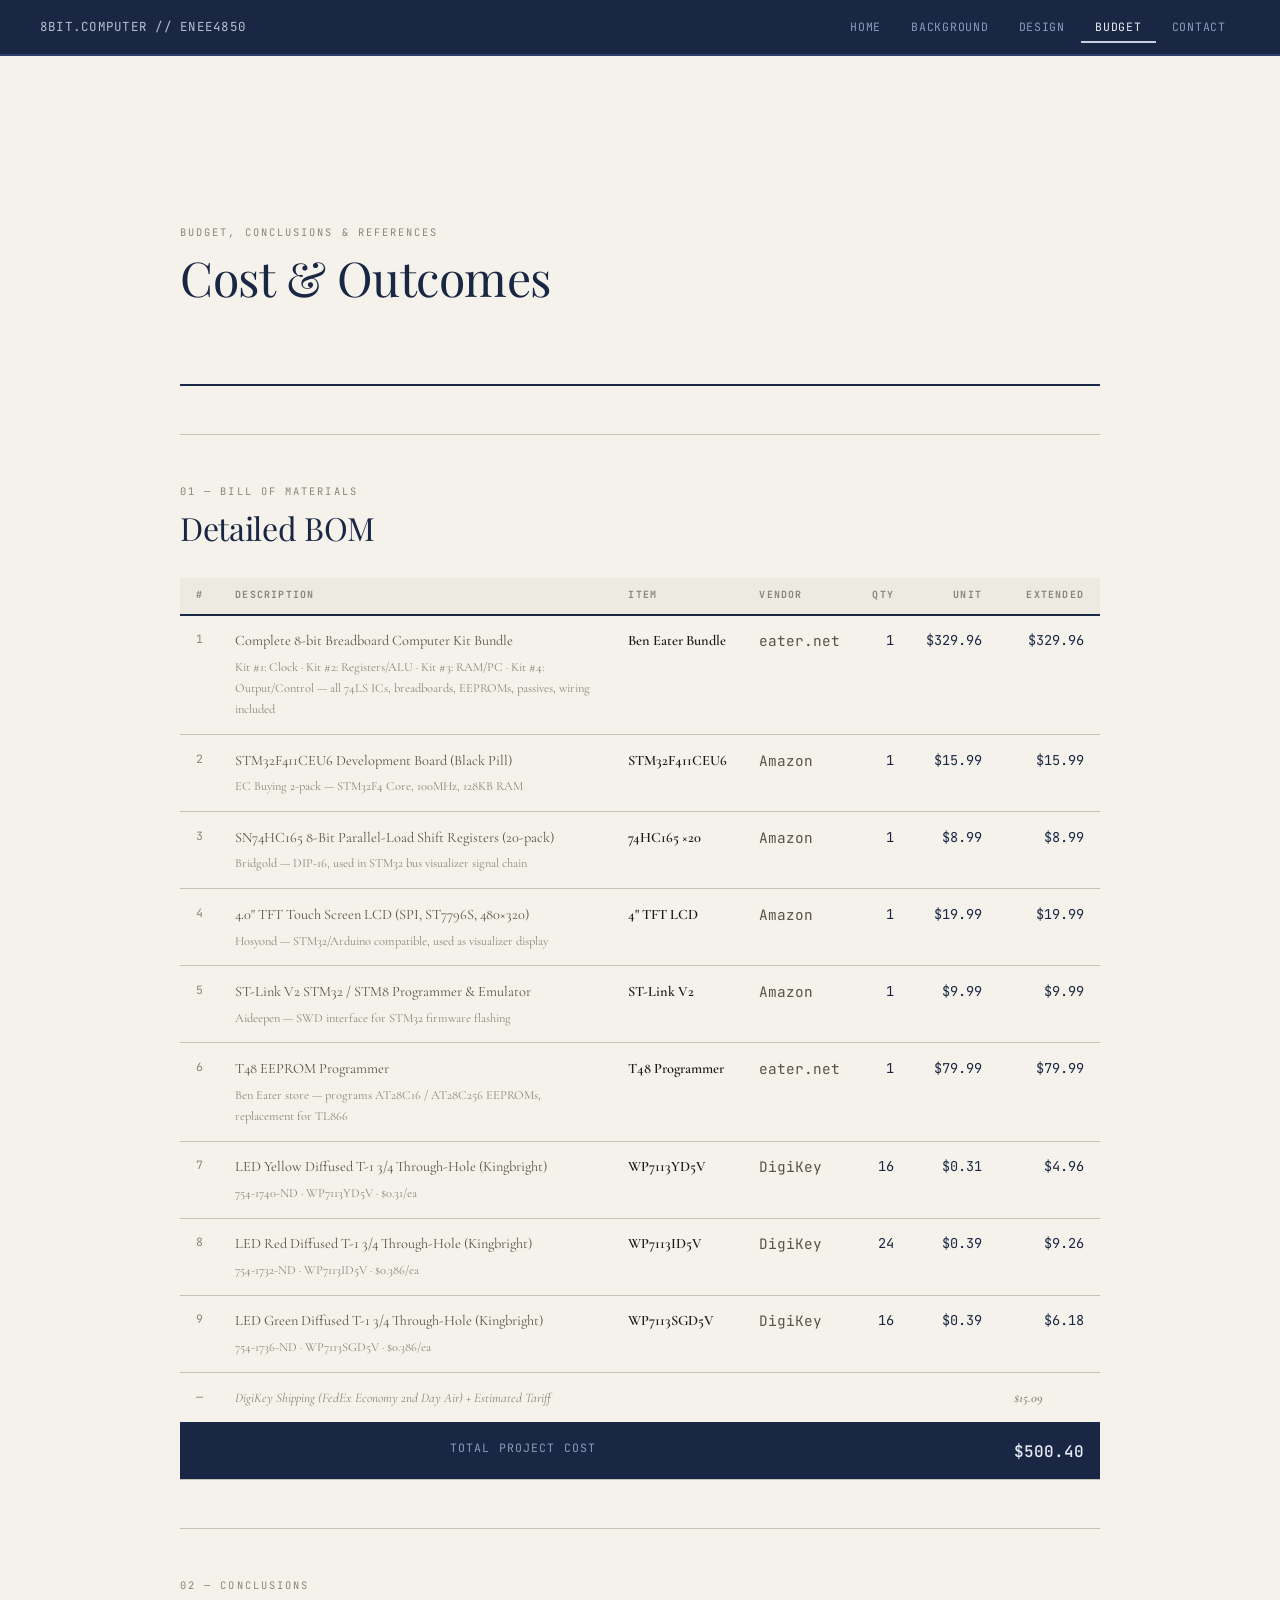
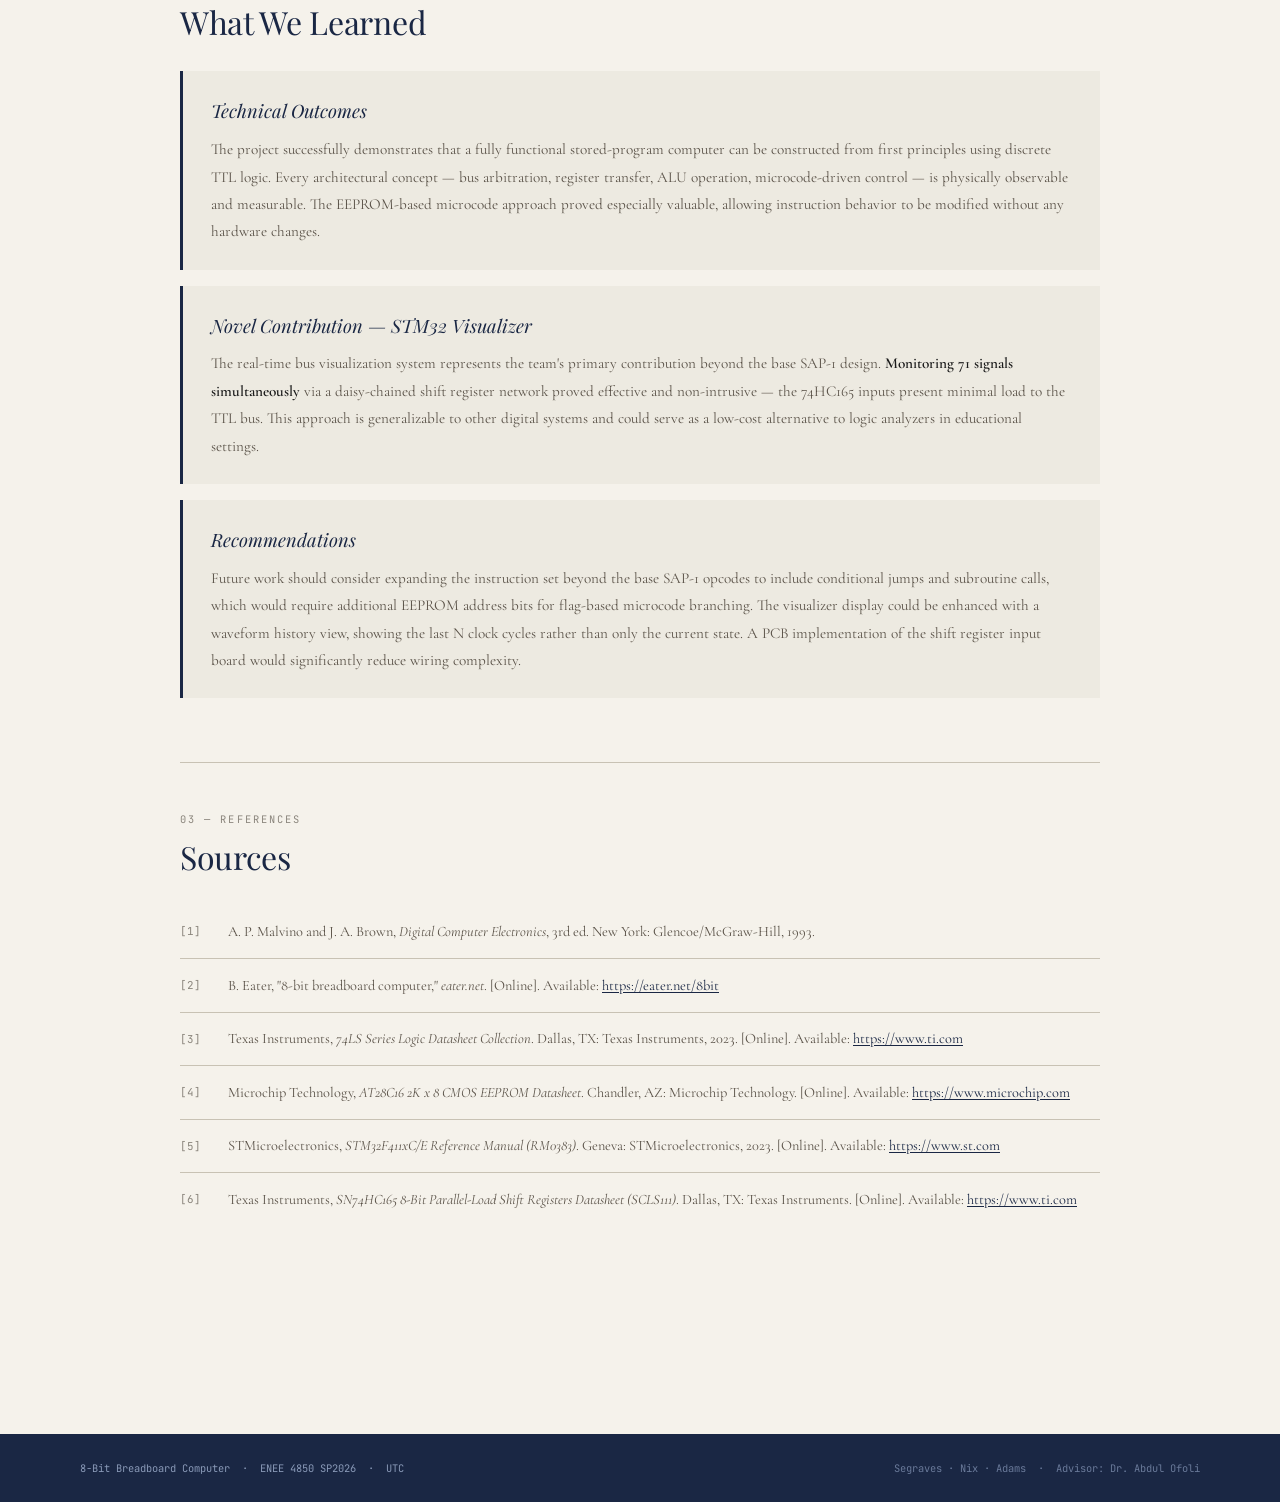
<file: docs/budget.html>
<!DOCTYPE html>
<html lang="en">
<head>
<meta charset="UTF-8">
<meta name="viewport" content="width=device-width, initial-scale=1.0">
<title>Budget & Conclusions | 8-Bit Breadboard Computer</title>
<link rel="preconnect" href="https://fonts.googleapis.com">
<link href="https://fonts.googleapis.com/css2?family=Playfair+Display:ital,wght@0,400;0,700;0,900;1,400;1,700&family=JetBrains+Mono:wght@300;400;500&family=Cormorant+Garamond:ital,wght@0,400;0,600;0,700;1,400;1,600&display=swap" rel="stylesheet">
<link rel="stylesheet" href="style.css">
<style>
  .page-header { padding: 8rem 0 3rem; border-bottom: 2px solid var(--navy); margin-bottom: 3rem; }
  section { padding: 3rem 0; border-top: 1px solid var(--border); }
  .body-text p { color: var(--text-dim); margin-bottom: 1.1rem; font-size: 1rem; line-height: 1.85; }
  .body-text p strong { color: var(--text); font-weight: 600; }

  /* BOM table */
  .bom-table { width: 100%; border-collapse: collapse; font-size: 0.88rem; margin-top: 1rem; }
  .bom-table th {
    font-family: var(--mono);
    font-size: 0.62rem;
    text-transform: uppercase;
    letter-spacing: 0.12em;
    color: var(--text-faint);
    text-align: left;
    padding: 0.6rem 1rem;
    border-bottom: 2px solid var(--navy);
    background: var(--surface);
  }
  .bom-table th:last-child,
  .bom-table th:nth-child(5),
  .bom-table th:nth-child(6) { text-align: right; }

  .bom-table td {
    padding: 0.85rem 1rem;
    border-bottom: 1px solid var(--border);
    color: var(--text-dim);
    vertical-align: top;
    font-size: 0.9rem;
  }
  .bom-table tr:hover td { background: var(--surface); }
  .bom-table td:first-child { font-family: var(--mono); font-size: 0.72rem; color: var(--text-faint); text-align: center; }
  .bom-table td:nth-child(5),
  .bom-table td:nth-child(6),
  .bom-table td:nth-child(7) { text-align: right; font-family: var(--mono); color: var(--navy); font-size: 0.85rem; }
  .bom-table td:nth-child(3) { color: var(--text); font-weight: 600; }

  .bom-vendor { font-family: var(--mono); font-size: 0.72rem; color: var(--navy-mid); }
  .bom-notes { font-size: 0.78rem; color: var(--text-faint); margin-top: 0.2rem; }

  .bom-total td {
    border-top: 2px solid var(--navy);
    background: var(--navy) !important;
    color: #e8ecf4 !important;
  }
  .bom-total td:last-child { font-family: var(--mono); font-size: 1rem; font-weight: 500; color: #e8ecf4 !important; }
  .bom-total td:nth-child(2) {
    font-family: var(--mono);
    font-size: 0.78rem;
    font-weight: 500;
    text-align: right;
    text-transform: uppercase;
    letter-spacing: 0.08em;
    color: #8a9ab8 !important;
  }

  .shipping-row td { color: var(--text-faint) !important; font-style: italic; font-size: 0.82rem; }

  /* Conclusion blocks */
  .conclusion-block {
    border-left: 3px solid var(--navy);
    padding: 1.5rem 1.75rem;
    background: var(--surface);
    margin-bottom: 1rem;
  }
  .conclusion-block h4 {
    font-family: var(--display);
    font-size: 1.15rem;
    font-style: italic;
    font-weight: 400;
    color: var(--navy);
    margin-bottom: 0.6rem;
  }
  .conclusion-block p { font-size: 0.95rem; color: var(--text-dim); line-height: 1.8; }
  .conclusion-block p strong { color: var(--text); font-weight: 600; }

  /* References */
  .ref-item { padding: 0.9rem 0; border-bottom: 1px solid var(--border); display: flex; gap: 1rem; }
  .ref-item:last-child { border-bottom: none; }
  .ref-num { font-family: var(--mono); font-size: 0.68rem; color: var(--text-faint); min-width: 2rem; padding-top: 0.15rem; }
  .ref-text { font-size: 0.9rem; color: var(--text-dim); line-height: 1.65; }
  .ref-text em { font-style: italic; }
  .ref-text a { color: var(--navy); text-decoration: underline; text-underline-offset: 2px; }
  .ref-text a:hover { color: var(--navy-mid); }
</style>
</head>
<body>
<nav>
  <a href="index.html" class="nav-logo">8BIT.COMPUTER // ENEE4850</a>
  <ul class="nav-links">
    <li><a href="index.html">Home</a></li>
    <li><a href="background.html">Background</a></li>
    <li><a href="design.html">Design</a></li>
    <li><a href="budget.html" class="active">Budget</a></li>
    <li><a href="contact.html">Contact</a></li>
  </ul>
</nav>

<div class="page-wrap">
  <div class="page-header">
    <div class="section-label">Budget, Conclusions &amp; References</div>
    <div class="section-title">Cost &amp; Outcomes</div>
  </div>

  <section>
    <div class="section-label">01 — Bill of Materials</div>
    <div class="section-title" style="font-size:2rem;">Detailed BOM</div>
    <table class="bom-table">
      <thead>
        <tr><th>#</th><th>Description</th><th>Item</th><th>Vendor</th><th style="text-align:right">Qty</th><th style="text-align:right">Unit</th><th style="text-align:right">Extended</th></tr>
      </thead>
      <tbody>
        <tr>
          <td>1</td>
          <td><div>Complete 8-bit Breadboard Computer Kit Bundle</div><div class="bom-notes">Kit #1: Clock · Kit #2: Registers/ALU · Kit #3: RAM/PC · Kit #4: Output/Control — all 74LS ICs, breadboards, EEPROMs, passives, wiring included</div></td>
          <td>Ben Eater Bundle</td>
          <td class="bom-vendor">eater.net</td>
          <td>1</td><td>$329.96</td><td>$329.96</td>
        </tr>
        <tr>
          <td>2</td>
          <td><div>STM32F411CEU6 Development Board (Black Pill)</div><div class="bom-notes">EC Buying 2-pack — STM32F4 Core, 100MHz, 128KB RAM</div></td>
          <td>STM32F411CEU6</td>
          <td class="bom-vendor">Amazon</td>
          <td>1</td><td>$15.99</td><td>$15.99</td>
        </tr>
        <tr>
          <td>3</td>
          <td><div>SN74HC165 8-Bit Parallel-Load Shift Registers (20-pack)</div><div class="bom-notes">Bridgold — DIP-16, used in STM32 bus visualizer signal chain</div></td>
          <td>74HC165 ×20</td>
          <td class="bom-vendor">Amazon</td>
          <td>1</td><td>$8.99</td><td>$8.99</td>
        </tr>
        <tr>
          <td>4</td>
          <td><div>4.0" TFT Touch Screen LCD (SPI, ST7796S, 480×320)</div><div class="bom-notes">Hosyond — STM32/Arduino compatible, used as visualizer display</div></td>
          <td>4" TFT LCD</td>
          <td class="bom-vendor">Amazon</td>
          <td>1</td><td>$19.99</td><td>$19.99</td>
        </tr>
        <tr>
          <td>5</td>
          <td><div>ST-Link V2 STM32 / STM8 Programmer &amp; Emulator</div><div class="bom-notes">Aideepen — SWD interface for STM32 firmware flashing</div></td>
          <td>ST-Link V2</td>
          <td class="bom-vendor">Amazon</td>
          <td>1</td><td>$9.99</td><td>$9.99</td>
        </tr>
        <tr>
          <td>6</td>
          <td><div>T48 EEPROM Programmer</div><div class="bom-notes">Ben Eater store — programs AT28C16 / AT28C256 EEPROMs, replacement for TL866</div></td>
          <td>T48 Programmer</td>
          <td class="bom-vendor">eater.net</td>
          <td>1</td><td>$79.99</td><td>$79.99</td>
        </tr>
        <tr>
          <td>7</td>
          <td><div>LED Yellow Diffused T-1 3/4 Through-Hole (Kingbright)</div><div class="bom-notes">754-1740-ND · WP7113YD5V · $0.31/ea</div></td>
          <td>WP7113YD5V</td>
          <td class="bom-vendor">DigiKey</td>
          <td>16</td><td>$0.31</td><td>$4.96</td>
        </tr>
        <tr>
          <td>8</td>
          <td><div>LED Red Diffused T-1 3/4 Through-Hole (Kingbright)</div><div class="bom-notes">754-1732-ND · WP7113ID5V · $0.386/ea</div></td>
          <td>WP7113ID5V</td>
          <td class="bom-vendor">DigiKey</td>
          <td>24</td><td>$0.39</td><td>$9.26</td>
        </tr>
        <tr>
          <td>9</td>
          <td><div>LED Green Diffused T-1 3/4 Through-Hole (Kingbright)</div><div class="bom-notes">754-1736-ND · WP7113SGD5V · $0.386/ea</div></td>
          <td>WP7113SGD5V</td>
          <td class="bom-vendor">DigiKey</td>
          <td>16</td><td>$0.39</td><td>$6.18</td>
        </tr>
        <tr class="shipping-row">
          <td>—</td>
          <td colspan="5">DigiKey Shipping (FedEx Economy 2nd Day Air) + Estimated Tariff</td>
          <td>$15.09</td>
        </tr>
        <tr class="bom-total">
          <td colspan="2" style="text-align:right; font-family:var(--mono); font-size:0.72rem; letter-spacing:0.1em; text-transform:uppercase; color:#8a9ab8 !important;">Total Project Cost</td>
          <td colspan="4"></td>
          <td>$500.40</td>
        </tr>
      </tbody>
    </table>
  </section>

  <section>
    <div class="section-label">02 — Conclusions</div>
    <div class="section-title" style="font-size:2rem;">What We Learned</div>
    <div class="conclusion-block">
      <h4>Technical Outcomes</h4>
      <p>The project successfully demonstrates that a fully functional stored-program computer can be constructed from first principles using discrete TTL logic. Every architectural concept — bus arbitration, register transfer, ALU operation, microcode-driven control — is physically observable and measurable. The EEPROM-based microcode approach proved especially valuable, allowing instruction behavior to be modified without any hardware changes.</p>
    </div>
    <div class="conclusion-block">
      <h4>Novel Contribution — STM32 Visualizer</h4>
      <p>The real-time bus visualization system represents the team's primary contribution beyond the base SAP-1 design. <strong>Monitoring 71 signals simultaneously</strong> via a daisy-chained shift register network proved effective and non-intrusive — the 74HC165 inputs present minimal load to the TTL bus. This approach is generalizable to other digital systems and could serve as a low-cost alternative to logic analyzers in educational settings.</p>
    </div>
    <div class="conclusion-block">
      <h4>Recommendations</h4>
      <p>Future work should consider expanding the instruction set beyond the base SAP-1 opcodes to include conditional jumps and subroutine calls, which would require additional EEPROM address bits for flag-based microcode branching. The visualizer display could be enhanced with a waveform history view, showing the last N clock cycles rather than only the current state. A PCB implementation of the shift register input board would significantly reduce wiring complexity.</p>
    </div>
  </section>

  <section>
    <div class="section-label">03 — References</div>
    <div class="section-title" style="font-size:2rem;">Sources</div>
    <div class="ref-item"><div class="ref-num">[1]</div><div class="ref-text">A. P. Malvino and J. A. Brown, <em>Digital Computer Electronics</em>, 3rd ed. New York: Glencoe/McGraw-Hill, 1993.</div></div>
    <div class="ref-item"><div class="ref-num">[2]</div><div class="ref-text">B. Eater, "8-bit breadboard computer," <em>eater.net</em>. [Online]. Available: <a href="https://eater.net/8bit" target="_blank">https://eater.net/8bit</a></div></div>
    <div class="ref-item"><div class="ref-num">[3]</div><div class="ref-text">Texas Instruments, <em>74LS Series Logic Datasheet Collection</em>. Dallas, TX: Texas Instruments, 2023. [Online]. Available: <a href="https://www.ti.com" target="_blank">https://www.ti.com</a></div></div>
    <div class="ref-item"><div class="ref-num">[4]</div><div class="ref-text">Microchip Technology, <em>AT28C16 2K x 8 CMOS EEPROM Datasheet</em>. Chandler, AZ: Microchip Technology. [Online]. Available: <a href="https://www.microchip.com" target="_blank">https://www.microchip.com</a></div></div>
    <div class="ref-item"><div class="ref-num">[5]</div><div class="ref-text">STMicroelectronics, <em>STM32F411xC/E Reference Manual (RM0383)</em>. Geneva: STMicroelectronics, 2023. [Online]. Available: <a href="https://www.st.com" target="_blank">https://www.st.com</a></div></div>
    <div class="ref-item"><div class="ref-num">[6]</div><div class="ref-text">Texas Instruments, <em>SN74HC165 8-Bit Parallel-Load Shift Registers Datasheet (SCLS111)</em>. Dallas, TX: Texas Instruments. [Online]. Available: <a href="https://www.ti.com" target="_blank">https://www.ti.com</a></div></div>
  </section>
</div>

<footer>
  <span>8-Bit Breadboard Computer &nbsp;·&nbsp; ENEE 4850 SP2026 &nbsp;·&nbsp; UTC</span>
  <span>Segraves · Nix · Adams &nbsp;·&nbsp; Advisor: Dr. Abdul Ofoli</span>
</footer>
</body>
</html>
</file>
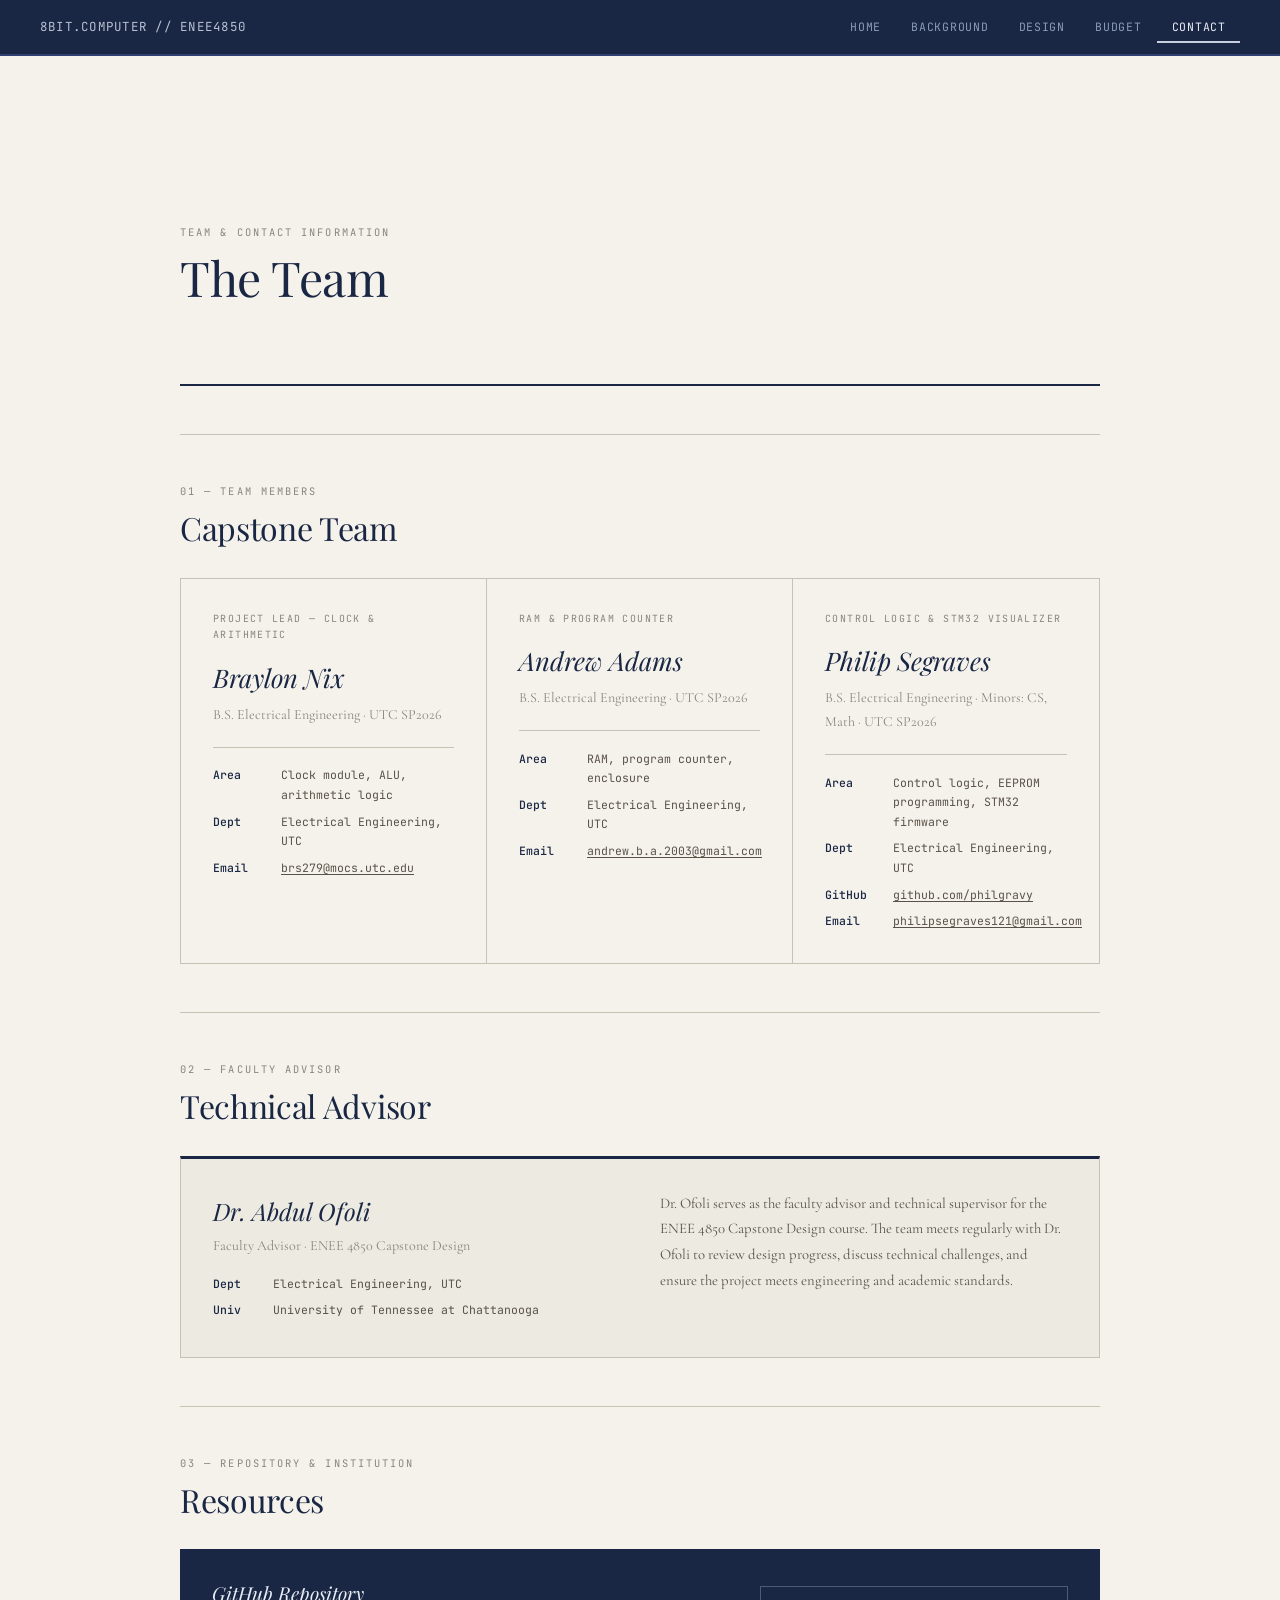
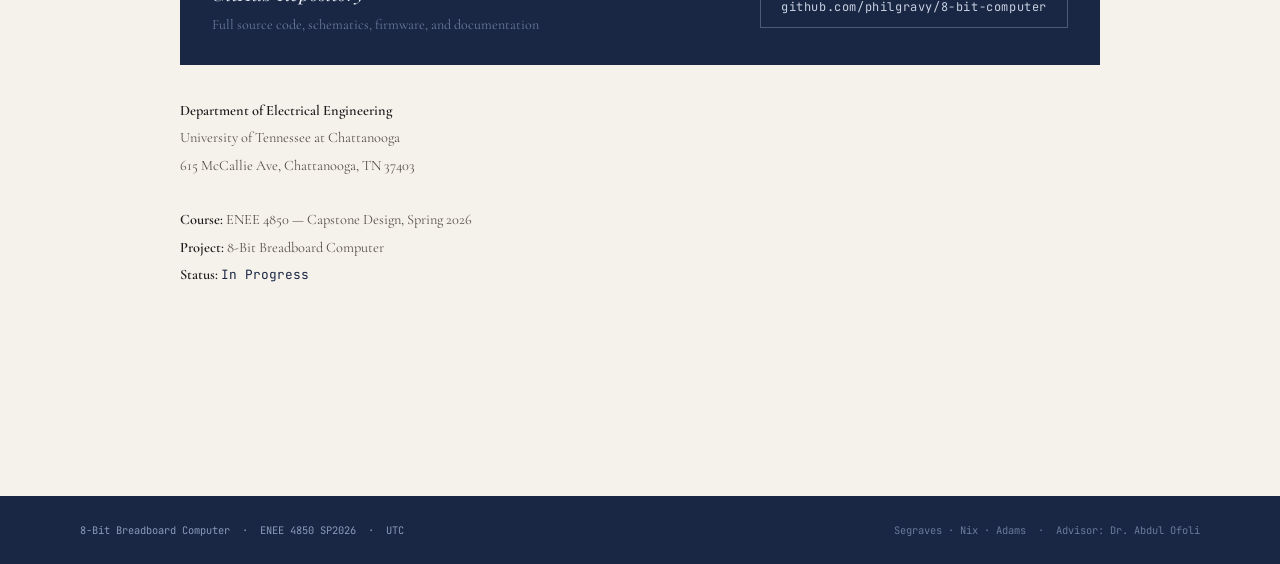
<file: docs/contact.html>
<!DOCTYPE html>
<html lang="en">
<head>
<meta charset="UTF-8">
<meta name="viewport" content="width=device-width, initial-scale=1.0">
<title>Contact | 8-Bit Breadboard Computer</title>
<link rel="preconnect" href="https://fonts.googleapis.com">
<link href="https://fonts.googleapis.com/css2?family=Playfair+Display:ital,wght@0,400;0,700;0,900;1,400;1,700&family=JetBrains+Mono:wght@300;400;500&family=Cormorant+Garamond:ital,wght@0,400;0,600;0,700;1,400;1,600&display=swap" rel="stylesheet">
<link rel="stylesheet" href="style.css">
<style>
  .page-header { padding: 8rem 0 3rem; border-bottom: 2px solid var(--navy); margin-bottom: 3rem; }
  section { padding: 3rem 0; border-top: 1px solid var(--border); }

  /* Team grid */
  .team-grid {
    display: grid;
    grid-template-columns: repeat(auto-fit, minmax(280px, 1fr));
    gap: 0;
    border: 1px solid var(--border);
    margin-top: 1.5rem;
  }

  .team-card {
    padding: 2rem;
    border-right: 1px solid var(--border);
    transition: background 0.2s;
  }
  .team-card:last-child { border-right: none; }
  .team-card:hover { background: var(--surface); }

  .team-role {
    font-family: var(--mono);
    font-size: 0.62rem;
    color: var(--text-faint);
    letter-spacing: 0.14em;
    text-transform: uppercase;
    margin-bottom: 0.75rem;
  }

  .team-card h3 {
    font-family: var(--display);
    font-size: 1.6rem;
    font-style: italic;
    font-weight: 400;
    color: var(--navy);
    margin-bottom: 0.2rem;
  }

  .team-card .sub { font-size: 0.88rem; color: var(--text-faint); margin-bottom: 1.25rem; }

  .team-divider { border: none; border-top: 1px solid var(--border); margin: 1.1rem 0; }

  .team-contact-list { list-style: none; display: flex; flex-direction: column; gap: 0.45rem; }
  .team-contact-list li {
    font-family: var(--mono);
    font-size: 0.72rem;
    color: var(--text-dim);
    display: flex;
    gap: 0.75rem;
    align-items: flex-start;
  }
  .team-contact-list li span:first-child { color: var(--navy); min-width: 3.5rem; font-weight: 500; }
  .team-contact-list a { color: var(--text-dim); text-decoration: underline; text-underline-offset: 2px; }
  .team-contact-list a:hover { color: var(--navy); }

  /* Advisor card */
  .advisor-card {
    background: var(--surface);
    border: 1px solid var(--border);
    border-top: 3px solid var(--navy);
    padding: 2rem;
    margin-top: 1.5rem;
    display: grid;
    grid-template-columns: 1fr 1fr;
    gap: 2.5rem;
  }
  @media(max-width:640px){ .advisor-card { grid-template-columns: 1fr; } }

  .advisor-card h3 {
    font-family: var(--display);
    font-size: 1.5rem;
    font-style: italic;
    font-weight: 400;
    color: var(--navy);
    margin-bottom: 0.2rem;
  }
  .advisor-card .sub { font-size: 0.88rem; color: var(--text-faint); margin-bottom: 1rem; }
  .advisor-card .contact-item {
    font-family: var(--mono);
    font-size: 0.72rem;
    color: var(--text-dim);
    margin-bottom: 0.35rem;
    display: flex;
    gap: 0.75rem;
  }
  .advisor-card .contact-item span { color: var(--navy); min-width: 3rem; font-weight: 500; }
  .advisor-card p { font-size: 0.92rem; color: var(--text-dim); line-height: 1.75; }

  /* Repo card */
  .repo-card {
    background: var(--navy);
    padding: 1.75rem 2rem;
    margin-top: 1.5rem;
    display: flex;
    justify-content: space-between;
    align-items: center;
    flex-wrap: wrap;
    gap: 1rem;
  }
  .repo-card h4 {
    font-family: var(--display);
    font-size: 1.2rem;
    font-style: italic;
    font-weight: 400;
    color: #e8ecf4;
    margin-bottom: 0.2rem;
  }
  .repo-card p { font-size: 0.88rem; color: #6a7a9a; }

  .repo-link {
    font-family: var(--mono);
    font-size: 0.75rem;
    color: #c8d0e0;
    text-decoration: none;
    padding: 0.6rem 1.25rem;
    border: 1px solid rgba(200,208,224,0.3);
    white-space: nowrap;
    transition: all 0.2s;
    letter-spacing: 0.05em;
  }
  .repo-link:hover { border-color: rgba(200,208,224,0.7); color: #fff; }

  .dept-info { font-size: 0.9rem; color: var(--text-dim); line-height: 1.9; margin-top: 2rem; }
  .dept-info strong { color: var(--text); font-weight: 600; }

  @media(max-width:768px){
    .team-card { border-right: none; border-bottom: 1px solid var(--border); }
    .team-card:last-child { border-bottom: none; }
  }
</style>
</head>
<body>
<nav>
  <a href="index.html" class="nav-logo">8BIT.COMPUTER // ENEE4850</a>
  <ul class="nav-links">
    <li><a href="index.html">Home</a></li>
    <li><a href="background.html">Background</a></li>
    <li><a href="design.html">Design</a></li>
    <li><a href="budget.html">Budget</a></li>
    <li><a href="contact.html" class="active">Contact</a></li>
  </ul>
</nav>

<div class="page-wrap">
  <div class="page-header">
    <div class="section-label">Team &amp; Contact Information</div>
    <div class="section-title">The Team</div>
  </div>

  <section>
    <div class="section-label">01 — Team Members</div>
    <div class="section-title" style="font-size:2rem;">Capstone Team</div>
    <div class="team-grid">

      <div class="team-card">
        <div class="team-role">Project Lead — Clock &amp; Arithmetic</div>
        <h3>Braylon Nix</h3>
        <div class="sub">B.S. Electrical Engineering · UTC SP2026</div>
        <hr class="team-divider">
        <ul class="team-contact-list">
          <li><span>Area</span><span>Clock module, ALU, arithmetic logic</span></li>
          <li><span>Dept</span><span>Electrical Engineering, UTC</span></li>
          <li><span>Email</span><a href="mailto:brs279@mocs.utc.edu">brs279@mocs.utc.edu</a></li>
        </ul>
      </div>

      <div class="team-card">
        <div class="team-role">RAM &amp; Program Counter</div>
        <h3>Andrew Adams</h3>
        <div class="sub">B.S. Electrical Engineering · UTC SP2026</div>
        <hr class="team-divider">
        <ul class="team-contact-list">
          <li><span>Area</span><span>RAM, program counter, enclosure</span></li>
          <li><span>Dept</span><span>Electrical Engineering, UTC</span></li>
          <li><span>Email</span><a href="mailto:andrew.b.a.2003@gmail.com">andrew.b.a.2003@gmail.com</a></li>
        </ul>
      </div>

      <div class="team-card">
        <div class="team-role">Control Logic &amp; STM32 Visualizer</div>
        <h3>Philip Segraves</h3>
        <div class="sub">B.S. Electrical Engineering · Minors: CS, Math · UTC SP2026</div>
        <hr class="team-divider">
        <ul class="team-contact-list">
          <li><span>Area</span><span>Control logic, EEPROM programming, STM32 firmware</span></li>
          <li><span>Dept</span><span>Electrical Engineering, UTC</span></li>
          <li><span>GitHub</span><a href="https://github.com/philgravy" target="_blank">github.com/philgravy</a></li>
          <li><span>Email</span><a href="mailto:philipsegraves121@gmail.com">philipsegraves121@gmail.com</a></li>
        </ul>
      </div>

    </div>
  </section>

  <section>
    <div class="section-label">02 — Faculty Advisor</div>
    <div class="section-title" style="font-size:2rem;">Technical Advisor</div>
    <div class="advisor-card">
      <div>
        <h3>Dr. Abdul Ofoli</h3>
        <div class="sub">Faculty Advisor · ENEE 4850 Capstone Design</div>
        <div class="contact-item"><span>Dept</span>Electrical Engineering, UTC</div>
        <div class="contact-item"><span>Univ</span>University of Tennessee at Chattanooga</div>
      </div>
      <div>
        <p>Dr. Ofoli serves as the faculty advisor and technical supervisor for the ENEE 4850 Capstone Design course. The team meets regularly with Dr. Ofoli to review design progress, discuss technical challenges, and ensure the project meets engineering and academic standards.</p>
      </div>
    </div>
  </section>

  <section>
    <div class="section-label">03 — Repository &amp; Institution</div>
    <div class="section-title" style="font-size:2rem;">Resources</div>

    <div class="repo-card">
      <div>
        <h4>GitHub Repository</h4>
        <p>Full source code, schematics, firmware, and documentation</p>
      </div>
      <a href="https://github.com/philgravy/8-bit-computer" target="_blank" class="repo-link">github.com/philgravy/8-bit-computer</a>
    </div>

    <div class="dept-info">
      <strong>Department of Electrical Engineering</strong><br>
      University of Tennessee at Chattanooga<br>
      615 McCallie Ave, Chattanooga, TN 37403<br>
      <br>
      <strong>Course:</strong> ENEE 4850 — Capstone Design, Spring 2026<br>
      <strong>Project:</strong> 8-Bit Breadboard Computer<br>
      <strong>Status:</strong> <span style="color: var(--navy); font-family: var(--mono); font-size: 0.8rem;">In Progress</span>
    </div>
  </section>

</div>

<footer>
  <span>8-Bit Breadboard Computer &nbsp;·&nbsp; ENEE 4850 SP2026 &nbsp;·&nbsp; UTC</span>
  <span>Segraves · Nix · Adams &nbsp;·&nbsp; Advisor: Dr. Abdul Ofoli</span>
</footer>
</body>
</html>
</file>
<file: docs/style.css>
@import url('https://fonts.googleapis.com/css2?family=Playfair+Display:ital,wght@0,400;0,700;0,900;1,400;1,700&family=JetBrains+Mono:wght@300;400;500&family=Cormorant+Garamond:ital,wght@0,400;0,600;0,700;1,400;1,600&display=swap');

:root {
  --bg:        #f5f2eb;
  --surface:   #edeae1;
  --surface2:  #e4e0d5;
  --border:    #c8c2b4;
  --border-dk: #a09890;
  --navy:      #1a2744;
  --navy-mid:  #2d4070;
  --navy-lt:   #3d5490;
  --accent:    #1a2744;
  --accent2:   #8b3a2a;
  --gold:      #b8972a;
  --text:      #1a1a1a;
  --text-dim:  #5a5248;
  --text-faint:#8a857c;
  --mono:      'JetBrains Mono', monospace;
  --serif:     'Cormorant Garamond', Georgia, serif;
  --display:   'Playfair Display', Georgia, serif;
}

* { margin: 0; padding: 0; box-sizing: border-box; }

body {
  background: var(--bg);
  color: var(--text);
  font-family: var(--serif);
  font-size: 17px;
  line-height: 1.7;
}

/* ── Navigation ──────────────────────────────────────────── */
nav {
  position: fixed;
  top: 0; left: 0; right: 0;
  z-index: 100;
  background: var(--navy);
  border-bottom: 2px solid var(--navy-mid);
  display: flex;
  align-items: center;
  justify-content: space-between;
  padding: 0 2.5rem;
  height: 56px;
}

.nav-logo {
  font-family: var(--mono);
  font-size: 0.78rem;
  color: #c8d0e0;
  letter-spacing: 0.1em;
  text-decoration: none;
  opacity: 0.9;
}

.nav-links {
  display: flex;
  gap: 0.1rem;
  list-style: none;
}

.nav-links a {
  font-family: var(--mono);
  font-size: 0.72rem;
  color: #8a9ab8;
  text-decoration: none;
  padding: 0.4rem 0.9rem;
  letter-spacing: 0.06em;
  text-transform: uppercase;
  border-bottom: 2px solid transparent;
  transition: color 0.2s, border-color 0.2s;
}

.nav-links a:hover {
  color: #c8d0e0;
  border-bottom-color: rgba(200,208,224,0.4);
}

.nav-links a.active {
  color: #e8ecf4;
  border-bottom-color: #c8d0e0;
}

/* ── Page wrapper ─────────────────────────────────────────── */
.page-wrap {
  padding: 6rem 5rem 5rem;
  max-width: 1080px;
  margin: 0 auto;
}

/* ── Section labels & titles ─────────────────────────────── */
.section-label {
  font-family: var(--mono);
  font-size: 0.65rem;
  color: var(--text-faint);
  letter-spacing: 0.2em;
  text-transform: uppercase;
  margin-bottom: 0.6rem;
}

.section-title {
  font-family: var(--display);
  font-size: clamp(2rem, 4vw, 3rem);
  font-weight: 400;
  color: var(--navy);
  line-height: 1.1;
  margin-bottom: 2rem;
  letter-spacing: -0.01em;
}

/* ── Rule divider ────────────────────────────────────────── */
.rule {
  border: none;
  border-top: 1px solid var(--border);
  margin: 0;
}

/* ── Cards ───────────────────────────────────────────────── */
.card {
  background: var(--surface);
  border: 1px solid var(--border);
  padding: 1.75rem;
}

/* ── Tags ────────────────────────────────────────────────── */
.tag {
  font-family: var(--mono);
  font-size: 0.65rem;
  padding: 0.25rem 0.65rem;
  letter-spacing: 0.08em;
  text-transform: uppercase;
  display: inline-block;
}

.tag-navy   { background: rgba(26,39,68,0.08);  color: var(--navy);    border: 1px solid rgba(26,39,68,0.25); }
.tag-green  { background: rgba(26,39,68,0.08);  color: var(--navy);    border: 1px solid rgba(26,39,68,0.25); }
.tag-blue   { background: rgba(45,64,112,0.08); color: var(--navy-mid);border: 1px solid rgba(45,64,112,0.25); }
.tag-orange { background: rgba(139,58,42,0.08); color: var(--accent2); border: 1px solid rgba(139,58,42,0.25); }

/* ── Buttons ─────────────────────────────────────────────── */
.btn {
  font-family: var(--mono);
  font-size: 0.75rem;
  letter-spacing: 0.08em;
  text-transform: uppercase;
  padding: 0.75rem 1.75rem;
  text-decoration: none;
  transition: all 0.2s;
  display: inline-block;
}

.btn-primary {
  background: var(--navy);
  color: #e8ecf4;
  border: 1px solid var(--navy);
}
.btn-primary:hover {
  background: var(--navy-mid);
  border-color: var(--navy-mid);
  transform: translateY(-1px);
}

.btn-outline {
  background: transparent;
  color: var(--navy);
  border: 1px solid var(--border-dk);
}
.btn-outline:hover {
  border-color: var(--navy);
  transform: translateY(-1px);
}

/* ── Footer ──────────────────────────────────────────────── */
footer {
  border-top: 2px solid var(--navy);
  background: var(--navy);
  padding: 1.5rem 5rem;
  display: flex;
  justify-content: space-between;
  align-items: center;
  font-family: var(--mono);
  font-size: 0.65rem;
  color: #6a7a9a;
  margin-top: 5rem;
}

footer span:first-child { color: #8a9ab8; }

/* ── Animations ──────────────────────────────────────────── */
@keyframes fadeUp {
  from { opacity: 0; transform: translateY(14px); }
  to   { opacity: 1; transform: translateY(0); }
}

/* ── Responsive ──────────────────────────────────────────── */
@media (max-width: 768px) {
  .page-wrap { padding: 5rem 1.5rem 3rem; }
  nav { padding: 0 1rem; }
  .nav-links { display: none; }
  footer { flex-direction: column; gap: 0.5rem; text-align: center; padding: 1.5rem; }
}
</file>
